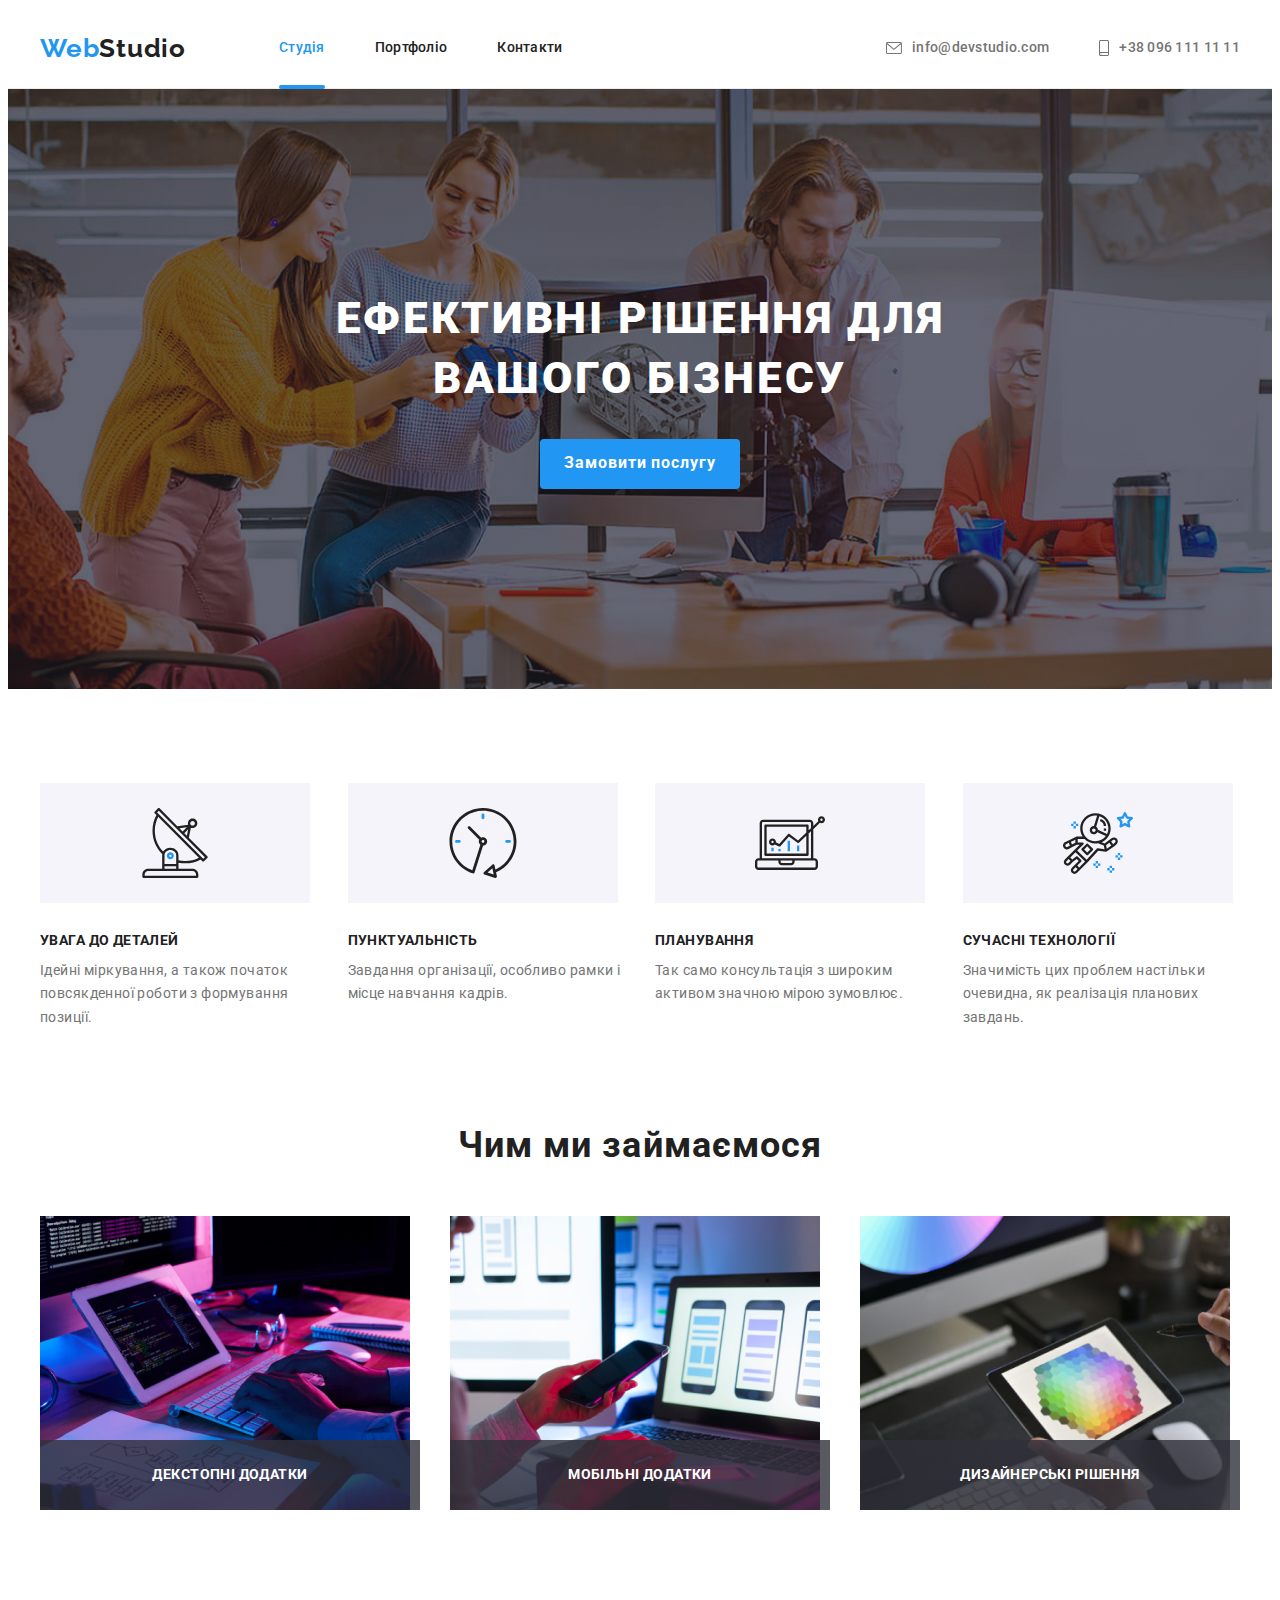
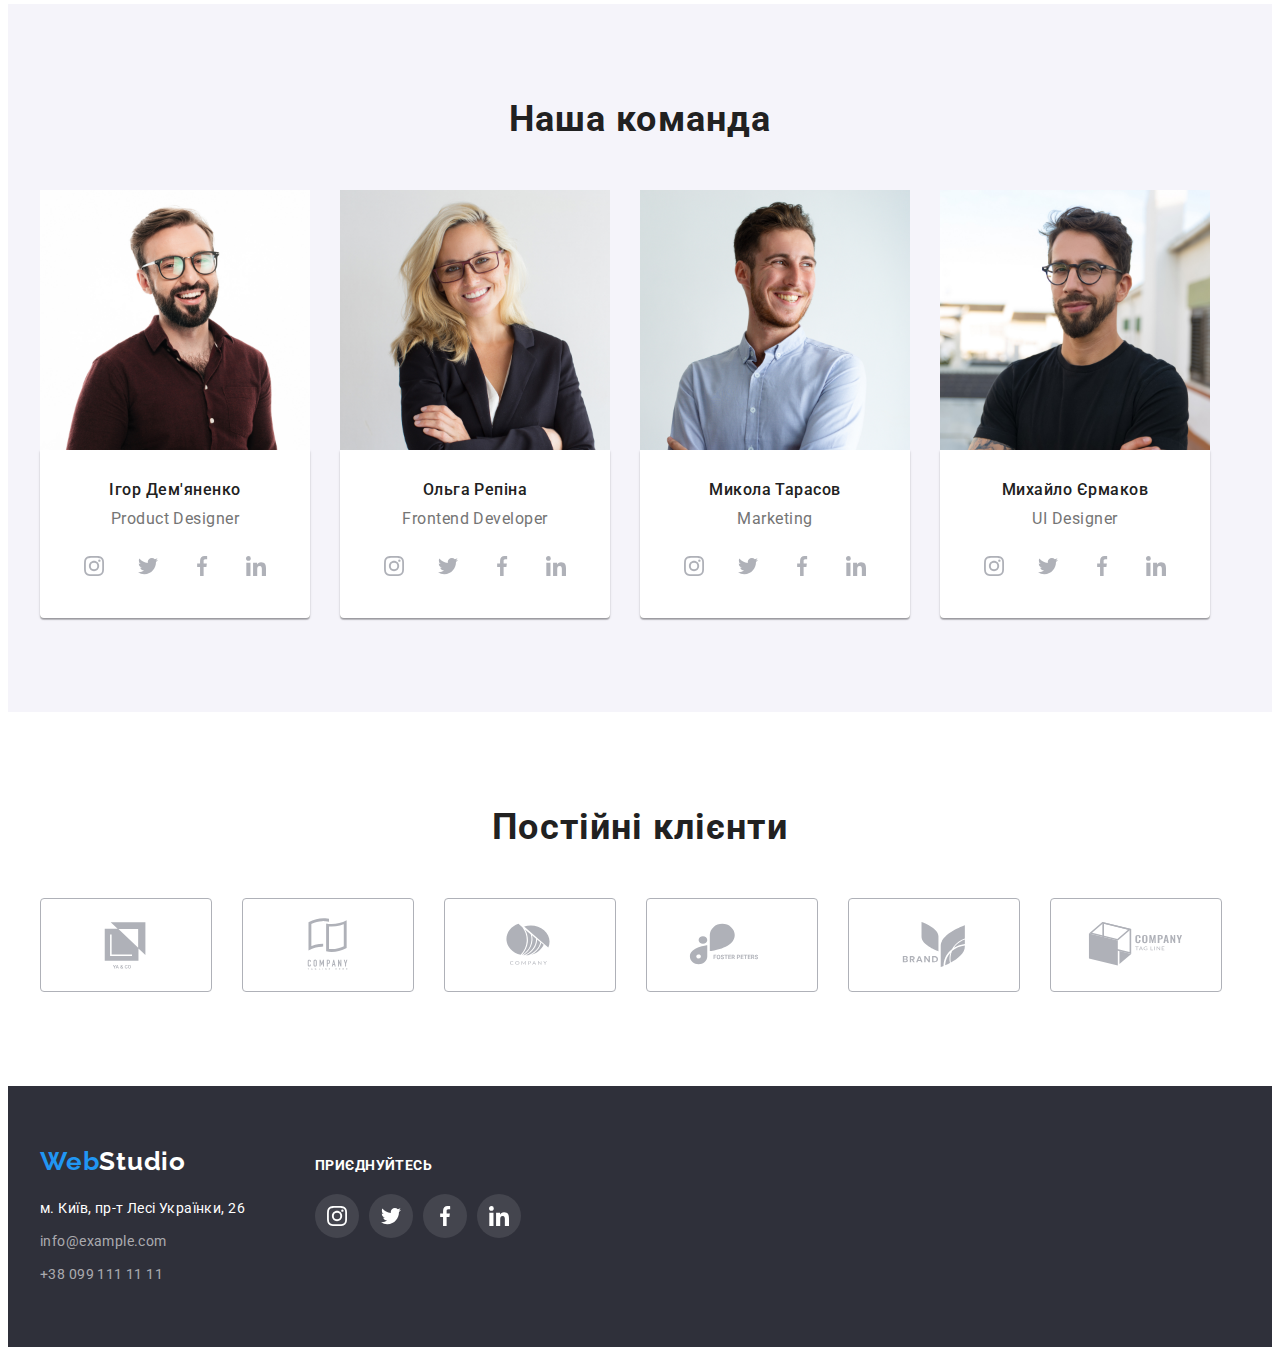
<file: index.html>
<!DOCTYPE html>
<html lang="uk">
  <head>
    <meta charset="UTF-8" />
    <meta http-equiv="X-UA-Compatible" content="IE=edge" />
    <meta name="viewport" content="width=device-width, initial-scale=1.0" />
    <title>Studio</title>
    <link
      rel="stylesheet"
      href="https://cdnjs.cloudflare.com/ajax/libs/modern-normalize/1.1.0/modern-normalize.min.css"
      integrity="sha512-wpPYUAdjBVSE4KJnH1VR1HeZfpl1ub8YT/NKx4PuQ5NmX2tKuGu6U/JRp5y+Y8XG2tV+wKQpNHVUX03MfMFn9Q=="
      crossorigin="anonymous"
      referrerpolicy="no-referrer"
    />
    <link rel="preconnect" href="https://fonts.googleapis.com" />
    <link rel="preconnect" href="https://fonts.gstatic.com" crossorigin />
    <link
      href="https://fonts.googleapis.com/css2?family=Raleway:wght@700&family=Roboto:wght@400;500;700;900&display=swap"
      rel="stylesheet"
    />
    <link rel="stylesheet" href="./css/styles.css" />
  </head>
  <body>
    <header class="header">
      <div class="container header-container">
        <nav class="header-nav">
          <a href="./index.html" lang="en" class="header-logo"
            ><span class="logo-part">Web</span>Studio
          </a>
          <ul class="header-list list">
            <li class="header-item">
              <a href="./index.html" class="header-link current">Студія</a>
            </li>
            <li class="header-item">
              <a href="./portfolio.html" class="header-link">Портфоліо</a>
            </li>
            <li class="header-item">
              <a href="" class="header-link">Контакти</a>
            </li>
          </ul>
        </nav>
        <div class="header-connect">
          <ul class="contacts list">
            <li class="contacts-item">
              <a href="mailto:info@devstudio.com" class="contacts-link"
                ><svg class="header-icons" width="16" height="12">
                  <use href="./images/icons.svg.svg#icon-envelope"></use></svg
                >info@devstudio.com</a
              >
            </li>
            <li class="contacts-item">
              <a href="tel:+380961111111" class="contacts-link"
                ><svg class="header-icons" width="10" height="16">
                  <use href="./images/icons.svg.svg#icon-smartphone"></use></svg
                >+38 096 111 11 11</a
              >
            </li>
          </ul>
        </div>
      </div>
    </header>
    <main>
      <section class="hero">
        <div class="container hero-content">
          <h1 class="hero-title">Ефективні рішення для вашого бізнесу</h1>
          <button type="button" class="button primary" data-modal-open>
            Замовити послугу
          </button>
        </div>
      </section>
      <section class="feature section">
        <div class="container">
          <h2 class="feature-title visually-hidden">Наші особливості</h2>
          <ul class="feature-list list">
            <li class="feature-item">
              <div class="picture-item">
                <svg class="feature-icons" width="70" height="70">
                  <use href="./images/icons.svg.svg#icon-antenna"></use>
                </svg>
              </div>
              <h3 class="feature-subtitle">Увага до деталей</h3>
              <p class="feature-text">
                Ідейні міркування, а також початок повсякденної роботи з
                формування позиції.
              </p>
            </li>
            <li class="feature-item">
              <div class="picture-item">
                <svg class="feature-icons" width="70" height="70">
                  <use href="./images/icons.svg.svg#icon-clock"></use>
                </svg>
              </div>
              <h3 class="feature-subtitle">Пунктуальність</h3>
              <p class="feature-text">
                Завдання організації, особливо рамки і місце навчання кадрів.
              </p>
            </li>
            <li class="feature-item">
              <div class="picture-item">
                <svg class="feature-icons" width="70" height="70">
                  <use href="./images/icons.svg.svg#icon-diagram"></use>
                </svg>
              </div>
              <h3 class="feature-subtitle">Планування</h3>
              <p class="feature-text">
                Так само консультація з широким активом значною мірою зумовлює.
              </p>
            </li>
            <li class="feature-item">
              <div class="picture-item">
                <svg class="feature-icons" width="70" height="70">
                  <use href="./images/icons.svg.svg#icon-astronaut"></use>
                </svg>
              </div>
              <h3 class="feature-subtitle">Сучасні технології</h3>
              <p class="feature-text">
                Значимість цих проблем настільки очевидна, як реалізація
                планових завдань.
              </p>
            </li>
          </ul>
        </div>
      </section>
      <section class="work">
        <div class="container">
          <h2 class="work-title">Чим ми займаємося</h2>
          <ul class="work-list list">
            <li class="work-item">
              <img
                src="./images/photo1.jpg"
                alt="розробка програмного забезпечення"
                width="370"
                height="295"
              />
              <div class="work-box">
                <p class="work-text">Декстопні додатки</p>
              </div>
            </li>
            <li class="work-item">
              <img
                src="./images/photo2.jpg"
                alt="тестування мобільного додатку"
                width="370"
                height="295"
              />
              <div class="work-box">
                <p class="work-text">Мобільні додатки</p>
              </div>
            </li>
            <li class="work-item">
              <img
                src="./images/photo3.jpg"
                alt="робота з палітрою кольорів"
                width="370"
                height="295"
              />
              <div class="work-box">
                <p class="work-text">Дизайнерські рішення</p>
              </div>
            </li>
          </ul>
        </div>
      </section>
      <section class="team section">
        <div class="container">
          <h2 class="team-title">Наша команда</h2>
          <ul class="team-list list">
            <li class="team-item">
              <img
                src="./images/ihor.jpg"
                alt="зображення Ігора Дем'яненко"
                width="270"
                height="260"
              />
              <div class="team-box">
                <h3 class="team-subtitle">Ігор Дем'яненко</h3>
                <p lang="en" class="team-profession">Product Designer</p>
                <ul class="team-soc list">
                  <li class="team-soc-item">
                    <a href="" class="team-soc-link">
                      <svg class="team-icons" width="20" height="20">
                        <use href="./images/icons.svg.svg#icon-instagram"></use>
                      </svg>
                    </a>
                  </li>
                  <li class="team-soc-item">
                    <a href="" class="team-soc-link"
                      ><svg class="team-icons" width="20" height="20">
                        <use
                          href="./images/icons.svg.svg#icon-twitter"
                        ></use></svg
                    ></a>
                  </li>
                  <li class="team-soc-item">
                    <a href="" class="team-soc-link"
                      ><svg class="team-icons" width="20" height="20">
                        <use
                          href="./images/icons.svg.svg#icon-facebook"
                        ></use></svg
                    ></a>
                  </li>
                  <li class="team-soc-item">
                    <a href="" class="team-soc-link"
                      ><svg class="team-icons" width="20" height="20">
                        <use
                          href="./images/icons.svg.svg#icon-linkedin"
                        ></use></svg
                    ></a>
                  </li>
                </ul>
              </div>
            </li>
            <li class="team-item">
              <img
                src="./images/olga.jpg"
                alt="зображення Ольги Репіни"
                width="270"
                height="260"
              />
              <div class="team-box">
                <h3 class="team-subtitle">Ольга Репіна</h3>
                <p lang="en" class="team-profession">Frontend Developer</p>
                <ul class="team-soc list">
                  <li class="team-soc-item">
                    <a href="" class="team-soc-link">
                      <svg class="team-icons" width="20" height="20">
                        <use href="./images/icons.svg.svg#icon-instagram"></use>
                      </svg>
                    </a>
                  </li>
                  <li class="team-soc-item">
                    <a href="" class="team-soc-link"
                      ><svg class="team-icons" width="20" height="20">
                        <use
                          href="./images/icons.svg.svg#icon-twitter"
                        ></use></svg
                    ></a>
                  </li>
                  <li class="team-soc-item">
                    <a href="" class="team-soc-link"
                      ><svg class="team-icons" width="20" height="20">
                        <use
                          href="./images/icons.svg.svg#icon-facebook"
                        ></use></svg
                    ></a>
                  </li>
                  <li class="team-soc-item">
                    <a href="" class="team-soc-link"
                      ><svg class="team-icons" width="20" height="20">
                        <use
                          href="./images/icons.svg.svg#icon-linkedin"
                        ></use></svg
                    ></a>
                  </li>
                </ul>
              </div>
            </li>
            <li class="team-item">
              <img
                src="./images/mykola.jpg"
                alt="зображення Миколи Тарасова"
                width="270"
                height="260"
              />
              <div class="team-box">
                <h3 class="team-subtitle">Микола Тарасов</h3>
                <p lang="en" class="team-profession">Marketing</p>
                <ul class="team-soc list">
                  <li class="team-soc-item">
                    <a href="" class="team-soc-link">
                      <svg class="team-icons" width="20" height="20">
                        <use href="./images/icons.svg.svg#icon-instagram"></use>
                      </svg>
                    </a>
                  </li>
                  <li class="team-soc-item">
                    <a href="" class="team-soc-link"
                      ><svg class="team-icons" width="20" height="20">
                        <use
                          href="./images/icons.svg.svg#icon-twitter"
                        ></use></svg
                    ></a>
                  </li>
                  <li class="team-soc-item">
                    <a href="" class="team-soc-link"
                      ><svg class="team-icons" width="20" height="20">
                        <use
                          href="./images/icons.svg.svg#icon-facebook"
                        ></use></svg
                    ></a>
                  </li>
                  <li class="team-soc-item">
                    <a href="" class="team-soc-link"
                      ><svg class="team-icons" width="20" height="20">
                        <use
                          href="./images/icons.svg.svg#icon-linkedin"
                        ></use></svg
                    ></a>
                  </li>
                </ul>
              </div>
            </li>
            <li class="team-item">
              <img
                src="./images/mykhailo.jpg"
                alt="зображення Михайла Єрмакова"
                width="270"
                height="260"
              />
              <div class="team-box">
                <h3 class="team-subtitle">Михайло Єрмаков</h3>
                <p lang="en" class="team-profession">UI Designer</p>
                <ul class="team-soc list">
                  <li class="team-soc-item">
                    <a href="" class="team-soc-link">
                      <svg class="team-icons" width="20" height="20">
                        <use href="./images/icons.svg.svg#icon-instagram"></use>
                      </svg>
                    </a>
                  </li>
                  <li class="team-soc-item">
                    <a href="" class="team-soc-link"
                      ><svg class="team-icons" width="20" height="20">
                        <use
                          href="./images/icons.svg.svg#icon-twitter"
                        ></use></svg
                    ></a>
                  </li>
                  <li class="team-soc-item">
                    <a href="" class="team-soc-link"
                      ><svg class="team-icons" width="20" height="20">
                        <use
                          href="./images/icons.svg.svg#icon-facebook"
                        ></use></svg
                    ></a>
                  </li>
                  <li class="team-soc-item">
                    <a href="" class="team-soc-link"
                      ><svg class="team-icons" width="20" height="20">
                        <use
                          href="./images/icons.svg.svg#icon-linkedin"
                        ></use></svg
                    ></a>
                  </li>
                </ul>
              </div>
            </li>
          </ul>
        </div>
      </section>
      <section class="clients section">
        <div class="container">
          <h2 class="clients-title">Постійні клієнти</h2>
          <ul class="clients-list list">
            <li class="clients-item">
              <a href="" class="clients-link">
                <svg class="clients-icon" width="106" height="60">
                  <use href="./images/icons.svg.svg#icon-Logo"></use></svg
              ></a>
            </li>
            <li>
              <a href="" class="clients-link"
                ><svg class="clients-icon" width="106" height="60">
                  <use href="./images/icons.svg.svg#icon-Logo-1"></use></svg
              ></a>
            </li>
            <li>
              <a href="" class="clients-link"
                ><svg class="clients-icon" width="106" height="60">
                  <use href="./images/icons.svg.svg#icon-Logo-2"></use></svg
              ></a>
            </li>
            <li>
              <a href="" class="clients-link"
                ><svg class="clients-icon" width="106" height="60">
                  <use href="./images/icons.svg.svg#icon-Logo-3"></use></svg
              ></a>
            </li>
            <li>
              <a href="" class="clients-link"
                ><svg class="clients-icon" width="106" height="60">
                  <use href="./images/icons.svg.svg#icon-Logo-4"></use></svg
              ></a>
            </li>
            <li>
              <a href="" class="clients-link"
                ><svg class="clients-icon" width="106" height="60">
                  <use href="./images/icons.svg.svg#icon-Logo-5"></use></svg
              ></a>
            </li>
          </ul>
        </div>
      </section>
    </main>
    <footer class="footer">
      <div class="footer-flex container">
        <div>
          <a href="index.html" lang="en" class="footer-logo"
            ><span class="logo-part">Web</span>Studio</a
          >
          <address class="footer-address">
            <ul class="footer-list list">
              <!-- Link to location -->
              <li class="footer-item">
                <a
                  href="https://bit.ly/3pXMvUd"
                  target="_blank"
                  rel="noreferrer noopener"
                  class="footer-location"
                  >м. Київ, пр-т Лесі Українки, 26</a
                >
              </li>
              <li class="footer-item">
                <a href="mailto:info@example.com" class="footer-contact"
                  >info@example.com</a
                >
              </li>
              <li class="footer-item">
                <a href="tel:+380991111111" class="footer-contact"
                  >+38 099 111 11 11</a
                >
              </li>
            </ul>
          </address>
        </div>
        <div class="footer-soc-possition">
          <p class="footer-text">Приєднуйтесь</p>
          <ul class="footer-soc list">
            <li class="footer-soc-item">
              <a href="" class="footer-soc-link">
                <svg class="footer-icons" width="20" height="20">
                  <use href="./images/icons.svg.svg#icon-instagram"></use>
                </svg>
              </a>
            </li>
            <li class="footer-soc-item">
              <a href="" class="footer-soc-link"
                ><svg class="footer-icons" width="20" height="20">
                  <use href="./images/icons.svg.svg#icon-twitter"></use></svg
              ></a>
            </li>
            <li class="footer-soc-item">
              <a href="" class="footer-soc-link"
                ><svg class="footer-icons" width="20" height="20">
                  <use href="./images/icons.svg.svg#icon-facebook"></use></svg
              ></a>
            </li>
            <li class="footer-soc-item">
              <a href="" class="footer-soc-link"
                ><svg class="footer-icons" width="20" height="20">
                  <use href="./images/icons.svg.svg#icon-linkedin"></use></svg
              ></a>
            </li>
          </ul>
        </div>
      </div>
    </footer>
    <div class="backdrop is-hidden" data-modal>
      <div class="modal">
        <button type="button" class="modal-btn" data-modal-close>
          <svg class="modal-icon" width="18" height="18">
            <use href="./images/icons.svg.svg#icon-close"></use>
          </svg>
        </button>
        <p class="modal-title">Залиште свої дані, ми вам зателефонуємо</p>
        <form class="modal-form">
          <input type="text" class="modal-input" placeholder="" />
        </form>
      </div>
    </div>
    <script src="./js/modal.js"></script>
  </body>
</html>
</file>
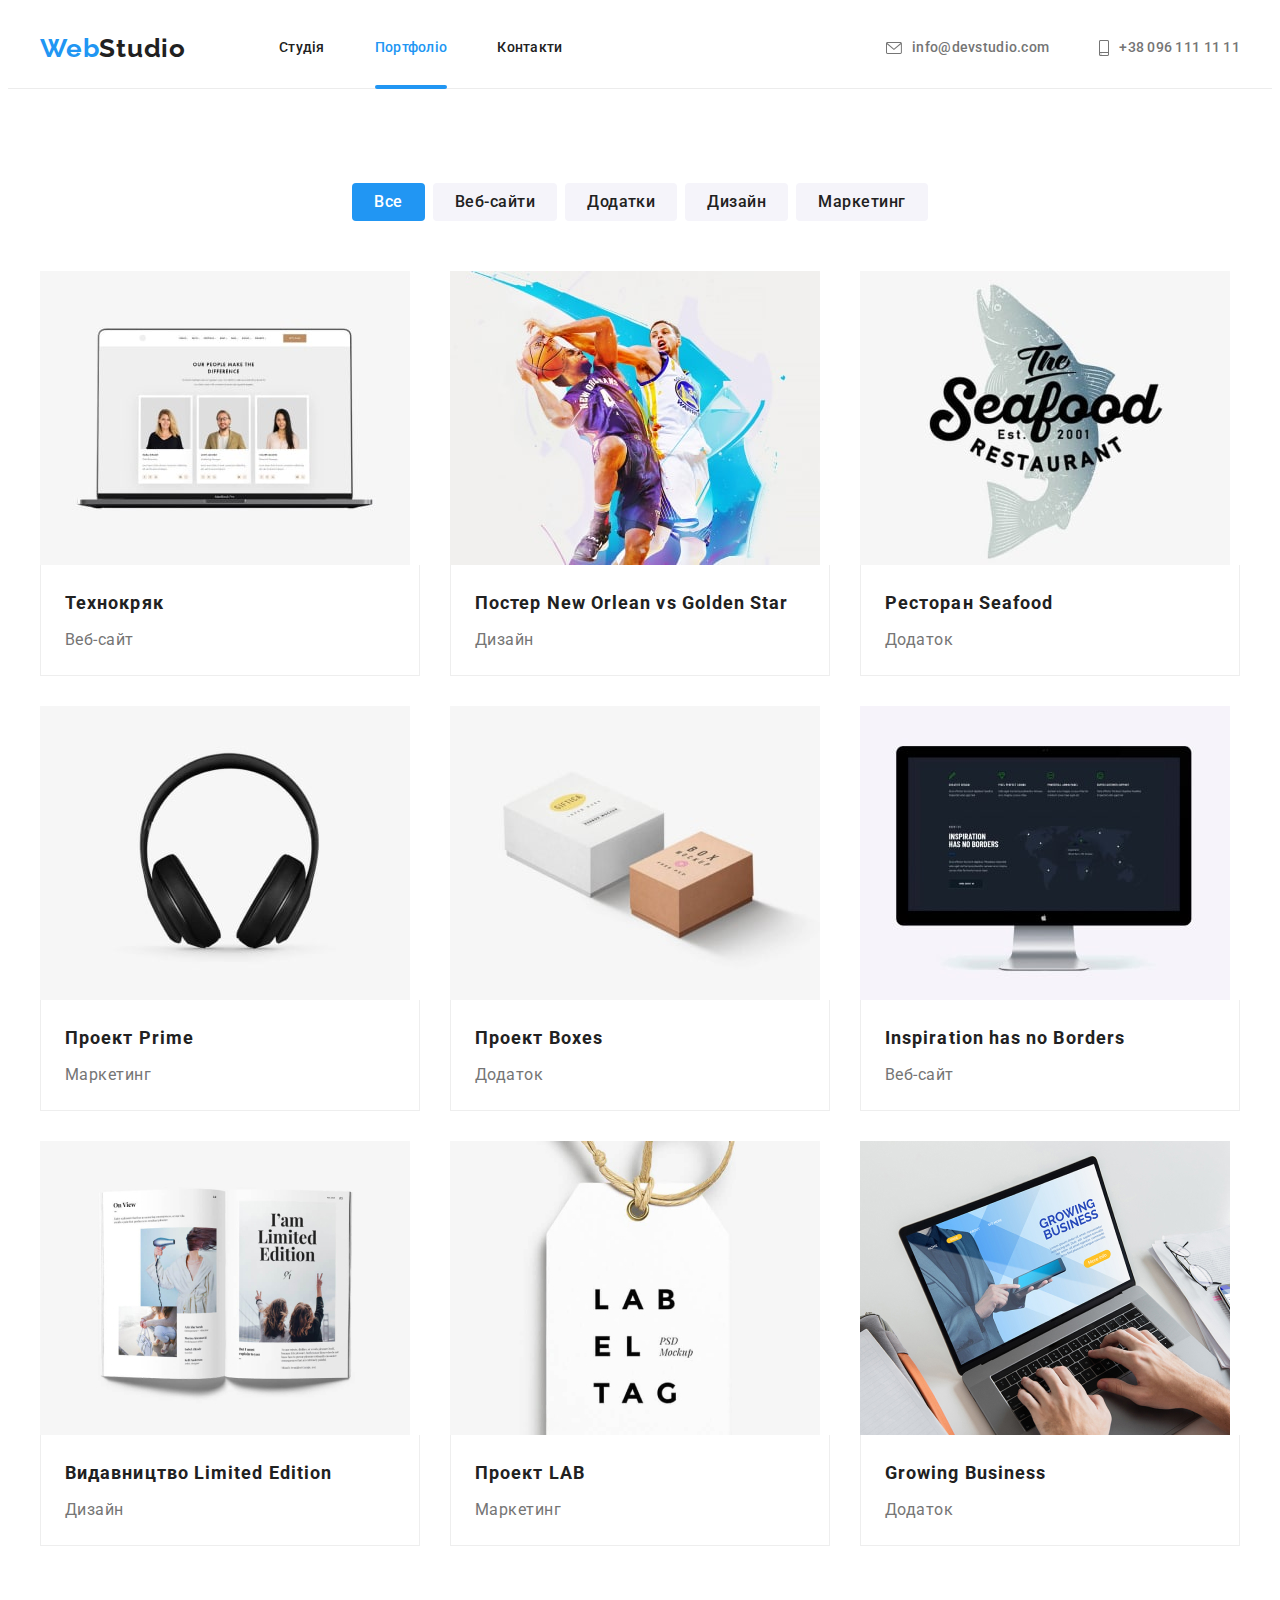
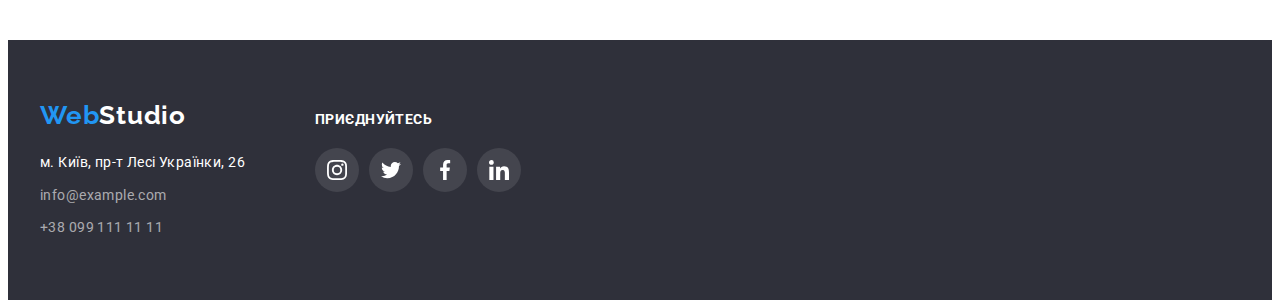
<file: portfolio.html>
<!DOCTYPE html>
<html lang="uk">
  <head>
    <meta charset="UTF-8" />
    <meta http-equiv="X-UA-Compatible" content="IE=edge" />
    <meta name="viewport" content="width=device-width, initial-scale=1.0" />
    <title>Portfolio</title>
    <link
      rel="stylesheet"
      href="https://cdnjs.cloudflare.com/ajax/libs/modern-normalize/1.1.0/modern-normalize.min.css"
      integrity="sha512-wpPYUAdjBVSE4KJnH1VR1HeZfpl1ub8YT/NKx4PuQ5NmX2tKuGu6U/JRp5y+Y8XG2tV+wKQpNHVUX03MfMFn9Q=="
      crossorigin="anonymous"
      referrerpolicy="no-referrer"
    />
    <link rel="preconnect" href="https://fonts.googleapis.com" />
    <link rel="preconnect" href="https://fonts.gstatic.com" crossorigin />
    <link
      href="https://fonts.googleapis.com/css2?family=Raleway:wght@700&family=Roboto:wght@400;500;700;900&display=swap"
      rel="stylesheet"
    />
    <link rel="stylesheet" href="./css/styles.css" />
  </head>
  <body>
    <header class="header">
      <div class="container header-container">
        <nav class="header-nav">
          <a href="./index.html" lang="en" class="header-logo"
            ><span class="logo-part">Web</span>Studio
          </a>
          <ul class="header-list list">
            <li class="header-item">
              <a href="./index.html" class="header-link">Студія</a>
            </li>
            <li class="header-item">
              <a href="./portfolio.html" class="header-link current"
                >Портфоліо</a
              >
            </li>
            <li class="header-item">
              <a href="" class="header-link">Контакти</a>
            </li>
          </ul>
        </nav>
        <div class="header-connect">
          <ul class="contacts list">
            <li class="contacts-item">
              <a href="mailto:info@devstudio.com" class="contacts-link"
                ><svg class="header-icons" width="16" height="12">
                  <use href="./images/icons.svg.svg#icon-envelope"></use></svg
                >info@devstudio.com</a
              >
            </li>
            <li class="contacts-item">
              <a href="tel:+380961111111" class="contacts-link"
                ><svg class="header-icons" width="10" height="16">
                  <use href="./images/icons.svg.svg#icon-smartphone"></use></svg
                >+38 096 111 11 11</a
              >
            </li>
          </ul>
        </div>
      </div>
    </header>
    <main>
      <section class="portfolio section">
        <div class="container">
          <h1 class="portfolio-title visually-hidden">Наші проекти</h1>
          <ul class="portfolio-button list">
            <li class="portfolio-button-item">
              <button type="button" class="portfolio-btn-link current-button">
                Все
              </button>
            </li>
            <li class="portfolio-button-item">
              <button type="button" class="portfolio-btn-link">
                Веб-сайти
              </button>
            </li>
            <li class="portfolio-button-item">
              <button type="button" class="portfolio-btn-link">Додатки</button>
            </li>
            <li class="portfolio-button-item">
              <button type="button" class="portfolio-btn-link">Дизайн</button>
            </li>
            <li class="portfolio-button-item">
              <button type="button" class="portfolio-btn-link">
                Маркетинг
              </button>
            </li>
          </ul>
          <ul class="project-list list">
            <li class="project-item">
              <a class="project-link" href="">
                <div class="project-image">
                  <img
                    src="./images/photo.portfolio_1.jpg"
                    alt="Ноутбук, на якому відкрита сторінка веб-сайту"
                    width="370"
                    height="294"
                  />
                  <div class="cover-box">
                    <p class="cover-text">
                      Ресурс предлагает комплексные предложения с разным уровнем
                      функционала и сервисов. Все это позволит посетителю
                      получить исчерпывающие сведения о компании или частном
                      лице.
                    </p>
                  </div>
                </div>
                <div class="project-box">
                  <h2 class="project-subtitle">Технокряк</h2>
                  <p class="project-text">Веб-сайт</p>
                </div>
              </a>
            </li>
            <li class="project-item">
              <a class="project-link" href="">
                <div class="project-image">
                  <img
                    src="./images/photo.portfolio_2.jpg"
                    alt="зображення двох баскетболістів"
                    width="370"
                    height="294"
                  />
                  <div class="cover-box">
                    <p class="cover-text">
                      Ресурс предлагает комплексные предложения с разным уровнем
                      функционала и сервисов. Все это позволит посетителю
                      получить исчерпывающие сведения о компании или частном
                      лице.
                    </p>
                  </div>
                </div>
                <div class="project-box">
                  <h2 class="project-subtitle">
                    Постер <span lang="en">New Orlean vs Golden Star</span>
                  </h2>
                  <p class="project-text">Дизайн</p>
                </div>
              </a>
            </li>
            <li class="project-item">
              <a class="project-link" href="">
                <div class="project-image">
                  <img
                    src="./images/photo.portfolio_3.jpg"
                    alt="логотип ресторану на фоні риби"
                    width="370"
                    height="294"
                  />
                  <div class="cover-box">
                    <p class="cover-text">
                      Ресурс предлагает комплексные предложения с разным уровнем
                      функционала и сервисов. Все это позволит посетителю
                      получить исчерпывающие сведения о компании или частном
                      лице.
                    </p>
                  </div>
                </div>
                <div class="project-box">
                  <h2 class="project-subtitle">
                    Ресторан <span lang="en">Seafood</span>
                  </h2>
                  <p class="project-text">Додаток</p>
                </div>
              </a>
            </li>
            <li class="project-item">
              <a class="project-link" href="">
                <div class="project-image">
                  <img
                    src="./images/photo.portfolio_4.jpg"
                    alt="фото великих чорних наушників"
                    width="370"
                    height="294"
                  />
                  <div class="cover-box">
                    <p class="cover-text">
                      Ресурс предлагает комплексные предложения с разным уровнем
                      функционала и сервисов. Все это позволит посетителю
                      получить исчерпывающие сведения о компании или частном
                      лице.
                    </p>
                  </div>
                </div>
                <div class="project-box">
                  <h2 class="project-subtitle">
                    Проект <span lang="en">Prime</span>
                  </h2>
                  <p class="project-text">Маркетинг</p>
                </div>
              </a>
            </li>
            <li class="project-item">
              <a class="project-link" href="">
                <div class="project-image">
                  <img
                    src="./images/photo.portfolio_5.jpg"
                    alt="зображено дві коробки з логотипами, одна біла, інша - крафт"
                    width="370"
                    height="294"
                  />
                  <div class="cover-box">
                    <p class="cover-text">
                      Ресурс предлагает комплексные предложения с разным уровнем
                      функционала и сервисов. Все это позволит посетителю
                      получить исчерпывающие сведения о компании или частном
                      лице.
                    </p>
                  </div>
                </div>
                <div class="project-box">
                  <h2 class="project-subtitle">
                    Проект <span lang="en">Boxes</span>
                  </h2>
                  <p class="project-text">Додаток</p>
                </div>
              </a>
            </li>
            <li class="project-item">
              <a class="project-link" href="">
                <div class="project-image">
                  <img
                    src="./images/photo.portfolio_6.jpg"
                    alt="монітор комп'ютера, на якому відкритий веб-сайт"
                    width="370"
                    height="294"
                  />
                  <div class="cover-box">
                    <p class="cover-text">
                      Ресурс предлагает комплексные предложения с разным уровнем
                      функционала и сервисов. Все это позволит посетителю
                      получить исчерпывающие сведения о компании или частном
                      лице.
                    </p>
                  </div>
                </div>
                <div class="project-box">
                  <h2 lang="en" class="project-subtitle">
                    Inspiration has no Borders
                  </h2>
                  <p class="project-text">Веб-сайт</p>
                </div>
              </a>
            </li>
            <li class="project-item">
              <a class="project-link" href="">
                <div class="project-image">
                  <img
                    src="./images/photo.portfolio_7.jpg"
                    alt="зображено розгорнутий ілюстрований журнал "
                    width="370"
                    height="294"
                  />
                  <div class="cover-box">
                    <p class="cover-text">
                      Ресурс предлагает комплексные предложения с разным уровнем
                      функционала и сервисов. Все это позволит посетителю
                      получить исчерпывающие сведения о компании или частном
                      лице.
                    </p>
                  </div>
                </div>
                <div class="project-box">
                  <h2 class="project-subtitle">
                    Видавництво <span lang="en"> Limited Edition</span>
                  </h2>
                  <p class="project-text">Дизайн</p>
                </div>
              </a>
            </li>
            <li class="project-item">
              <a class="project-link" href="">
                <div class="project-image">
                  <img
                    src="./images/photo.portfolio_8.jpg"
                    alt="зображення бірки з логотипом"
                    width="370"
                    height="294"
                  />
                  <div class="cover-box">
                    <p class="cover-text">
                      Ресурс предлагает комплексные предложения с разным уровнем
                      функционала и сервисов. Все это позволит посетителю
                      получить исчерпывающие сведения о компании или частном
                      лице.
                    </p>
                  </div>
                </div>
                <div class="project-box">
                  <h2 class="project-subtitle">
                    Проект <span lang="en">LAB</span>
                  </h2>
                  <p class="project-text">Маркетинг</p>
                </div>
              </a>
            </li>
            <li class="project-item">
              <a class="project-link" href="">
                <div class="project-image">
                  <img
                    src="./images/photo.portfolio_9.jpg"
                    alt="руки, що клацають по ноутбуці"
                    width="370"
                    height="294"
                  />
                  <div class="cover-box">
                    <p class="cover-text">
                      Ресурс предлагает комплексные предложения с разным уровнем
                      функционала и сервисов. Все это позволит посетителю
                      получить исчерпывающие сведения о компании или частном
                      лице.
                    </p>
                  </div>
                </div>
                <div class="project-box">
                  <h2 lang="en" class="project-subtitle">Growing Business</h2>
                  <p class="project-text">Додаток</p>
                </div>
              </a>
            </li>
          </ul>
        </div>
      </section>
    </main>
    <footer class="footer">
      <div class="footer-flex container">
        <div>
          <a href="index.html" lang="en" class="footer-logo"
            ><span class="logo-part">Web</span>Studio</a
          >
          <address class="footer-address">
            <ul class="footer-list list">
              <!-- Link to location -->
              <li class="footer-item">
                <a
                  href="https://bit.ly/3pXMvUd"
                  target="_blank"
                  rel="noreferrer noopener"
                  class="footer-location"
                  >м. Київ, пр-т Лесі Українки, 26</a
                >
              </li>

              <!-- Link to e-mail address-->
              <li class="footer-item">
                <a href="mailto:info@example.com" class="footer-contact"
                  >info@example.com</a
                >
              </li>

              <!-- Link to phone number -->
              <li class="footer-item">
                <a href="tel:+380991111111" class="footer-contact"
                  >+38 099 111 11 11</a
                >
              </li>
            </ul>
          </address>
        </div>
        <div class="footer-soc-possition">
          <p class="footer-text">Приєднуйтесь</p>
          <ul class="footer-soc list">
            <li class="footer-soc-item">
              <a href="" class="footer-soc-link">
                <svg class="footer-icons" width="20" height="20">
                  <use href="./images/icons.svg.svg#icon-instagram"></use>
                </svg>
              </a>
            </li>
            <li class="footer-soc-item">
              <a href="" class="footer-soc-link"
                ><svg class="footer-icons" width="20" height="20">
                  <use href="./images/icons.svg.svg#icon-twitter"></use></svg
              ></a>
            </li>
            <li class="footer-soc-item">
              <a href="" class="footer-soc-link"
                ><svg class="footer-icons" width="20" height="20">
                  <use href="./images/icons.svg.svg#icon-facebook"></use></svg
              ></a>
            </li>
            <li class="footer-soc-item">
              <a href="" class="footer-soc-link"
                ><svg class="footer-icons" width="20" height="20">
                  <use href="./images/icons.svg.svg#icon-linkedin"></use></svg
              ></a>
            </li>
          </ul>
        </div>
      </div>
    </footer>
  </body>
</html>
</file>
<file: css/styles.css>
/* колір основного тексту rgba(33, 33, 33, 1) */
/* вторинний колір тексту rgba(117, 117, 117, 1) */
/* білий колір #FFFFFF */
/* білий з прозорістю rgba(255, 255, 255, 0.6) */
/* чорний на лого #000000 */
/* акцент rgba(33, 150, 243, 1) */
/* кольори фонів  
#E5E5E5
#2F303A
#F5F4FA
 */

:root {
  --primary-text-color: rgba(33, 33, 33, 1);
  --secondary-text-color: rgba(117, 117, 117, 1);
  --accent-color: rgba(33, 150, 243, 1);
  --primary-buttons-color: rgba(245, 244, 250, 1);
  --primary-white-color: #ffffff;
  --primary-bg-color: rgba(47, 48, 58, 1);
  --white-translucent: rgba(255, 255, 255, 0.6);
  --button-accent-color: rgba(24, 140, 232, 1);
  --border-header-color: rgba(236, 236, 236, 1);
  --border-project-color: rgba(238, 238, 238, 1);
  --primary-icon-color: rgba(175, 177, 184, 1);
  --icon-translucent: rgba(255, 255, 255, 0.1);
  --work-box-color: rgba(47, 48, 58, 0.8);
  --cover-color: rgba(33, 150, 243, 0.9);
  --backdrop-color: rgba(0, 0, 0, 0.2);
  --modal-btn-border-color: rgba(0, 0, 0, 0.1);
  --timing-function-cubic-bezier: cubic-bezier(0.4, 0, 0.2, 1);
}

p,
h1,
h2,
h3,
h4,
h5,
h6 {
  margin: 0;
}

a {
  text-decoration: none;
}

/* ul,
ol {
  margin: 0;
  padding-left: 0;
} */

button {
  cursor: pointer;
}

body {
  background-color: var(--primary-white-color);
  color: var(--primary-text-color);
  font-family: "Roboto", sans-serif;
}

img {
  display: block;
  max-width: 100%;
  height: auto;
}

.list {
  list-style: none;
  margin: 0;
  padding: 0;
}

/* .link {
  text-decoration: none;
} */

.visually-hidden {
  position: absolute;
  white-space: nowrap;
  width: 1px;
  height: 1px;
  overflow: hidden;
  border: 0;
  padding: 0;
  clip: rect(0 0 0 0);
  clip-path: inset(50%);
  margin: -1px;
}

.section {
  padding-top: 94px;
  padding-bottom: 94px;
}

.container {
  /* width: 100%;
  max-width: 1200px; */
  width: 1200px;
  margin-left: auto;
  margin-right: auto;
  padding-left: 15px;
  padding-right: 15px;
  /* outline: 2px solid red; */
}

/* Header */

.header {
  border-bottom: 1px solid var(--border-header-color);
}

.header-container {
  display: flex;
  align-items: center;
}

.header-nav {
  display: flex;
  align-items: center;
}

.header-logo {
  font-family: "Raleway", sans-serif;
  font-weight: 700;
  font-size: 26px;
  line-height: 1.19;
  letter-spacing: 0.03em;
  color: var(--primary-text-color);
  /* text-decoration: none; */
  margin-right: 93px;
  padding-top: 24px;
  padding-bottom: 24px;

  transition: color 250ms cubic-bezier(0.4, 0, 0.2, 1);
}

.header-logo:hover,
.header-logo:focus,
.header-logo:active {
  color: var(--accent-color);
}

.logo-part {
  color: var(--accent-color);
}

.header-item:not(:last-child) {
  margin-right: 50px;
}

.header-list {
  display: flex;
}

.current {
  color: var(--accent-color);
  position: relative;
}

.current::after {
  position: absolute;
  bottom: -1px;
  left: 0;
  content: "";
  /* display: block; */
  width: 100%;
  height: 4px;
  border-radius: 2px;
  background-color: var(--accent-color);
}

.header-link {
  font-weight: 500;
  font-size: 14px;
  line-height: 1.14;
  letter-spacing: 0.02em;
  color: var(--primary-text-color);
  /* text-decoration: none; */
  padding-top: 32px;
  padding-bottom: 32px;
  display: block;

  transition: color 250ms cubic-bezier(0.4, 0, 0.2, 1);
}

.header-link:hover,
.header-link:focus {
  color: var(--accent-color);
}

.header-link.current {
  color: var(--accent-color);
}

.header-connect {
  margin-left: auto;
}

.contacts {
  display: flex;
  align-items: center;
}

.contacts-item:not(:last-child) {
  margin-right: 50px;
}

.contacts-link {
  font-weight: 500;
  font-size: 14px;
  line-height: 1.14;
  letter-spacing: 0.02em;
  /* text-decoration: none; */
  color: rgba(117, 117, 117, 1);
  display: flex;
  align-items: center;
  padding: 32px 0;

  transition: color 250ms cubic-bezier(0.4, 0, 0.2, 1);
}

.contacts-link:hover,
.contacts-link:focus {
  color: var(--accent-color);
}

.header-icons {
  fill: currentColor;
  margin-right: 10px;
  align-items: center;
}

/*--------------------------------- MAIN---------------------------------*/

/* ---------------------------------HERO--------------------------------- */

.hero {
  background-image: linear-gradient(
      rgba(47, 48, 58, 0.4),
      rgba(47, 48, 58, 0.4)
    ),
    url(../images/hero-bg.jpg);
  background-repeat: no-repeat;
  background-position: center;
  background-size: cover;
  background-color: var(--primary-bg-color);
  text-align: center;
  max-width: 1600px;
  /* height: 600px; */
  margin-right: auto;
  margin-left: auto;
  padding-top: 200px;
  padding-bottom: 200px;
}

.hero-content {
  max-width: 696px;
  text-align: center;
}

.hero-title {
  font-weight: 900;
  font-size: 44px;
  line-height: 1.36;
  text-align: center;
  letter-spacing: 0.06em;
  text-transform: uppercase;
  color: var(--primary-white-color);
  margin-bottom: 30px;
}

/* Button */

.button.primary {
  font-family: inherit;
  font-weight: 700;
  font-size: 16px;
  line-height: 1.9;
  letter-spacing: 0.06em;
  background-color: var(--accent-color);
  color: var(--primary-white-color);
  border-radius: 4px;
  border-width: 0;
  display: block;
  margin: 0 auto;
  min-width: 200px;
  height: 50px;

  transition: background-color 250ms cubic-bezier(0.4, 0, 0.2, 1);
}

.button.primary:hover,
.button.primary:focus {
  background-color: var(--button-accent-color);
}

/* .button.secondary {
  background-color: var(--primary-bg-color);
  color: var(--primary-text-color);
} */

/* ------------------------------Features----------------------" */

.feature-picture {
  display: flex;
  gap: 30px;
  margin-bottom: 30px;
}

.picture-item {
  width: 270px;
  height: 120px;
  border: 0px;
  background-color: var(--primary-buttons-color);
  display: flex;
  align-items: center;
  justify-content: center;
  margin-bottom: 30px;
}

.feature-list {
  gap: 30px;
  display: flex;
}

.feature-item {
  flex-basis: calc((100% - 3 * 30px) / 4);
}

.feature-subtitle {
  color: var(--primary-text-color);
  font-size: 14px;
  line-height: 1.14;
  letter-spacing: 0.03em;
  text-transform: uppercase;
  margin-bottom: 10px;
}

.feature-text {
  color: var(--secondary-text-color);
  font-size: 14px;
  line-height: 1.7;
  letter-spacing: 0.03em;
}

/* ----------------------------WORK-------------------------- */

.work {
  padding-bottom: 94px;
}

.work-title {
  font-weight: 700;
  font-size: 36px;
  line-height: calc(42 / 36);
  text-align: center;
  letter-spacing: 0.03em;
  color: var(--primary-text-color);
  margin-bottom: 50px;
}

.work-list {
  display: flex;
  gap: 30px;
}

.work-item {
  flex-basis: calc((100% - 2 * 30px) / 3);
  position: relative;
}

.work-box {
  position: absolute;
  display: flex;
  align-items: center;
  justify-content: center;
  width: 100%;
  height: 70px;
  left: 0;
  bottom: 0;
  background-color: var(--work-box-color);
}

.work-text {
  font-weight: 700;
  font-size: 14px;
  line-height: 1.14;
  text-align: center;
  letter-spacing: 0.03em;
  text-transform: uppercase;
  color: var(--primary-white-color);
}

/* ------------------------------TEAM---------------------------- */

.team {
  background-color: var(--primary-buttons-color);
}

.team-list {
  gap: 30px;
  display: flex;
}

.team-item {
  background-color: var(--primary-white-color);
}

.team-title {
  color: var(--primary-text-color);
  font-weight: 700;
  font-size: 36px;
  line-height: 1.17;
  letter-spacing: 0.03em;
  text-align: center;
  margin-bottom: 50px;
}

.team-box {
  padding: 30px 0;
  text-align: center;
  box-shadow: 0px 1px 3px 0px rgba(0, 0, 0, 0.12),
    0px 1px 1px 0px rgba(0, 0, 0, 0.14), 0px 2px 1px 0px rgba(0, 0, 0, 0.2);
  border-radius: 0px 0px 4px 4px;
}

.team-subtitle {
  color: var(--primary-text-color);
  font-weight: 500;
  font-size: 16px;
  line-height: 1.19;
  letter-spacing: 0.03em;
  margin-bottom: 10px;
}

.team-profession {
  color: var(--secondary-text-color);
  font-size: 16px;
  line-height: 1.19;
  letter-spacing: 0.03em;
  margin-bottom: 16px;
}

.team-soc {
  display: flex;
  justify-content: center;
  gap: 10px;
}

.team-soc-link {
  width: 44px;
  height: 44px;
  border-radius: 50%;
  background-color: var(--primary-white-color);
  display: flex;
  align-items: center;
  justify-content: center;
  color: var(--primary-icon-color);
  cursor: pointer;

  transition: color 250ms cubic-bezier(0.4, 0, 0.2, 1),
    background-color 250ms cubic-bezier(0.4, 0, 0.2, 1);
}

.team-icons {
  fill: currentColor;
}

.team-soc-link:hover,
.team-soc-link:focus {
  background-color: var(--accent-color);
  color: var(--primary-white-color);
}

/* 
.team-soc-link:hover .team-icons {
  fill: var(--primary-white-color);
}

.team-soc-link:focus .team-icons {
  fill: var(--primary-white-color);
} */

/* ------------------------Clients------------------------- */

.clients-title {
  font-weight: 700;
  font-size: 36px;
  line-height: 1.17;
  text-align: center;
  letter-spacing: 0.03em;
  color: var(--primary-text-color);
  align-items: center;
  margin-bottom: 50px;
}

.clients-list {
  display: flex;
  gap: 30px;
}

.clients-link {
  width: 170px;
  height: 92px;
  display: flex;
  align-items: center;
  justify-content: center;
  background-color: var(--primary-white-color);
  border: 1px solid var(--primary-icon-color);
  color: var(--primary-icon-color);
  cursor: pointer;
  border-radius: 4px;

  transition: color 250ms cubic-bezier(0.4, 0, 0.2, 1),
    border 250ms cubic-bezier(0.4, 0, 0.2, 1);
}

.clients-icon {
  fill: currentColor;
}

.clients-link:hover,
.clients-link:focus {
  color: var(--accent-color);
  border: 1px solid var(--accent-color);
}

/* --------------------FOOTER------------------------ */

footer {
  background-color: var(--primary-bg-color);
  padding: 60px 0;
}

.footer-flex {
  display: flex;
  align-items: baseline;
}

/* .footer-container {
  width: 1200px;
  margin-left: auto;
  margin-right: auto;
  padding-left: 15px;
  padding-right: 15px;
  outline: 2px solid red;
} */

.footer-logo {
  font-family: "Raleway", sans-serif;
  font-weight: 700;
  font-size: 26px;
  line-height: 1.19;
  letter-spacing: 0.03em;
  color: var(--primary-white-color);
  text-decoration: none;

  transition: color 250ms cubic-bezier(0.4, 0, 0.2, 1);
}

.footer-logo:hover,
.footer-logo:focus {
  color: var(--accent-color);
}

.footer-address {
  font-style: normal;
  margin-top: 20px;
}

.footer-location {
  color: var(--primary-white-color);
  font-weight: 400;
  font-size: 14px;
  line-height: 1.7;
  letter-spacing: 0.03em;
  /* text-decoration: none; */
  margin-bottom: 9px;

  transition: color 250ms cubic-bezier(0.4, 0, 0.2, 1);
}

.footer-location:hover,
.footer-location:focus {
  color: var(--accent-color);
}

.footer-item:not(:last-child) {
  margin-bottom: 9px;
}

.footer-contact {
  font-weight: 400;
  font-size: 14px;
  line-height: 1.7;
  letter-spacing: 0.03em;
  color: var(--white-translucent);
  /* text-decoration: none; */

  transition: color 250ms cubic-bezier(0.4, 0, 0.2, 1);
}

.footer-contact:hover,
.footer-contact:focus {
  color: var(--accent-color);
}

.footer-soc-possition {
  display: flex;
  flex-direction: column;
  margin-left: 70px;
}

.footer-text {
  font-weight: 700;
  font-size: 14px;
  line-height: 1.14;
  letter-spacing: 0.03em;
  text-transform: uppercase;
  color: var(--primary-white-color);
  margin-bottom: 20px;
}

.footer-soc {
  display: flex;
  gap: 10px;
}

.footer-soc-link {
  width: 44px;
  height: 44px;
  border-radius: 50%;
  background-color: var(--icon-translucent);
  display: flex;
  align-items: center;
  justify-content: center;
  color: var(--primary-white-color);
  cursor: pointer;

  transition: background-color 250ms cubic-bezier(0.4, 0, 0.2, 1);
}

.footer-icons {
  fill: currentColor;
}

.footer-soc-link:hover,
.footer-soc-link:focus {
  background-color: var(--accent-color);
}

/*  ------------------PORTFOLIO----------------- */

/* --------------------Projects------------------ */

.portfolio-button {
  display: flex;
  justify-content: center;
  gap: 8px;
  margin-bottom: 50px;
}

.portfolio-btn-link {
  font-family: inherit;
  font-weight: 500;
  font-size: 16px;
  line-height: 1.6;
  letter-spacing: 0.03em;
  color: var(--primary-text-color);
  background-color: var(--primary-buttons-color);
  border-radius: 4px;
  border-width: 0;
  padding: 6px 22px;

  transition: color 250ms cubic-bezier(0.4, 0, 0.2, 1),
    background-color 250ms cubic-bezier(0.4, 0, 0.2, 1),
    box-shadow 250ms cubic-bezier(0.4, 0, 0.2, 1);
}

.current-button {
  background-color: var(--accent-color);
  color: var(--primary-white-color);
}

.portfolio-btn-link:hover,
.portfolio-btn-link:focus {
  color: var(--primary-white-color);
  background-color: var(--accent-color);
  box-shadow: 0px 3px 1px rgba(0, 0, 0, 0.1), 0px 1px 2px rgba(0, 0, 0, 0.08),
    0px 2px 2px rgba(0, 0, 0, 0.12);
}

.project-list {
  display: flex;
  flex-wrap: wrap;
  gap: 30px;
}

.project-item {
  flex-basis: calc((100% - 2 * 30px) / 3);
  cursor: pointer;
}

/* .project-item:hover {
  border: 1px solid #eeeeee;
  box-shadow: 0px 1px 1px rgba(0, 0, 0, 0.12), 0px 4px 4px rgba(0, 0, 0, 0.06),
    1px 4px 6px rgba(0, 0, 0, 0.16);
} */

.project-box {
  padding: 20px 24px;
  border: 1px solid var(--border-project-color);
  border-top: none;
}

.project-subtitle {
  font-weight: 700;
  font-size: 18px;
  line-height: 2;
  letter-spacing: 0.06em;
  color: var(--primary-text-color);
  margin-bottom: 4px;
}

.project-text {
  font-size: 16px;
  line-height: 1.88;
  letter-spacing: 0.03em;
  color: #757575;
}

.project-link {
  display: block;
  transition: transform 500ms var(--timing-function-cubic-bezier),
    box-shadow 250ms var(--timing-function-cubic-bezier),
    opacity 250ms cubic-bezier(0.4, 0, 0.2, 1);
}

.project-link:hover,
.project-link:focus {
  box-shadow: 0px 1px 1px rgba(0, 0, 0, 0.12), 0px 4px 4px rgba(0, 0, 0, 0.06),
    1px 4px 6px rgba(0, 0, 0, 0.16);
}

.project-link:hover .cover-box,
.project-link:focus .cover-box {
  transform: translateY(0%);
  opacity: 1;
}

.project-image {
  position: relative;
  overflow: hidden;
}

.cover-box {
  display: flex;
  align-items: center;
  justify-content: center;
  position: absolute;
  top: 0;
  left: 0;
  width: 100%;
  height: 100%;

  background-color: var(--cover-color);
  transform: translateY(101%);
  opacity: 0;
  transition: transform 250ms cubic-bezier(0.4, 0, 0.2, 1),
    opacity 250ms cubic-bezier(0.4, 0, 0.2, 1);
}

.cover-text {
  font-weight: 400;
  font-size: 18px;
  line-height: 1.56;
  letter-spacing: 0.03em;
  width: 322px;
  min-height: 168px;
  color: var(--primary-white-color);
  /* padding: 63px 24px; */
  /* overflow: auto; */
}

/* -------------------------MODAL---------------------------- */

.backdrop {
  position: fixed;
  top: 0;
  width: 100%;
  height: 100%;
  background-color: var(--backdrop-color);

  opacity: 1;
  transition: opacity 250ms cubic-bezier(0.4, 0, 0.2, 1),
    visibility 250ms cubic-bezier(0.4, 0, 0.2, 1);
}

.modal {
  background-color: var(--primary-white-color);
  width: 528px;
  min-height: 581px;
  border: 1px solid #000000;
  box-shadow: 0px 1px 3px rgba(0, 0, 0, 0.12), 0px 1px 1px rgba(0, 0, 0, 0.14),
    0px 2px 1px rgba(0, 0, 0, 0.2);
  border-radius: 4px;
  position: absolute;
  top: 50%;
  left: 50%;
  transform: translate(-50%, -50%) scale(1);
  transition: transform 250ms cubic-bezier(0.4, 0, 0.2, 1);
  padding: 40px;
}

.modal-title {
  text-align: center;
  font-weight: 700;
  font-size: 20px;
  line-height: 23px;
  text-align: center;
  letter-spacing: 0.03em;

  color: #212121;
}

.modal-input {
  width: 100%;
  height: 50px;
  border: 1px solid rgba(33, 33, 33, 0.2);
  border-radius: 4px;
  margin-bottom: 10px;
  padding-left: 10px;
  color: #555555;
  font-weight: 600;
}

.backdrop.is-hidden .modal {
  transform: translate(-50%, -50%) scale(0);
}

.is-hidden {
  opacity: 0;
  visibility: hidden;
  pointer-events: none;
}

.modal-btn {
  display: flex;
  align-items: center;
  justify-content: center;
  position: absolute;
  top: 8px;
  right: 8px;
  width: 30px;
  height: 30px;
  background-color: var(--primary-white-color);
  border: 1px solid var(--modal-btn-border-color);
  border-radius: 50%;

  transition: fill 250ms cubic-bezier(0.4, 0, 0.2, 1);
}

.modal-btn:hover,
.modal-btn:focus {
  fill: var(--accent-color);
}

.modal-icon {
  color: #000000;
}
</file>
